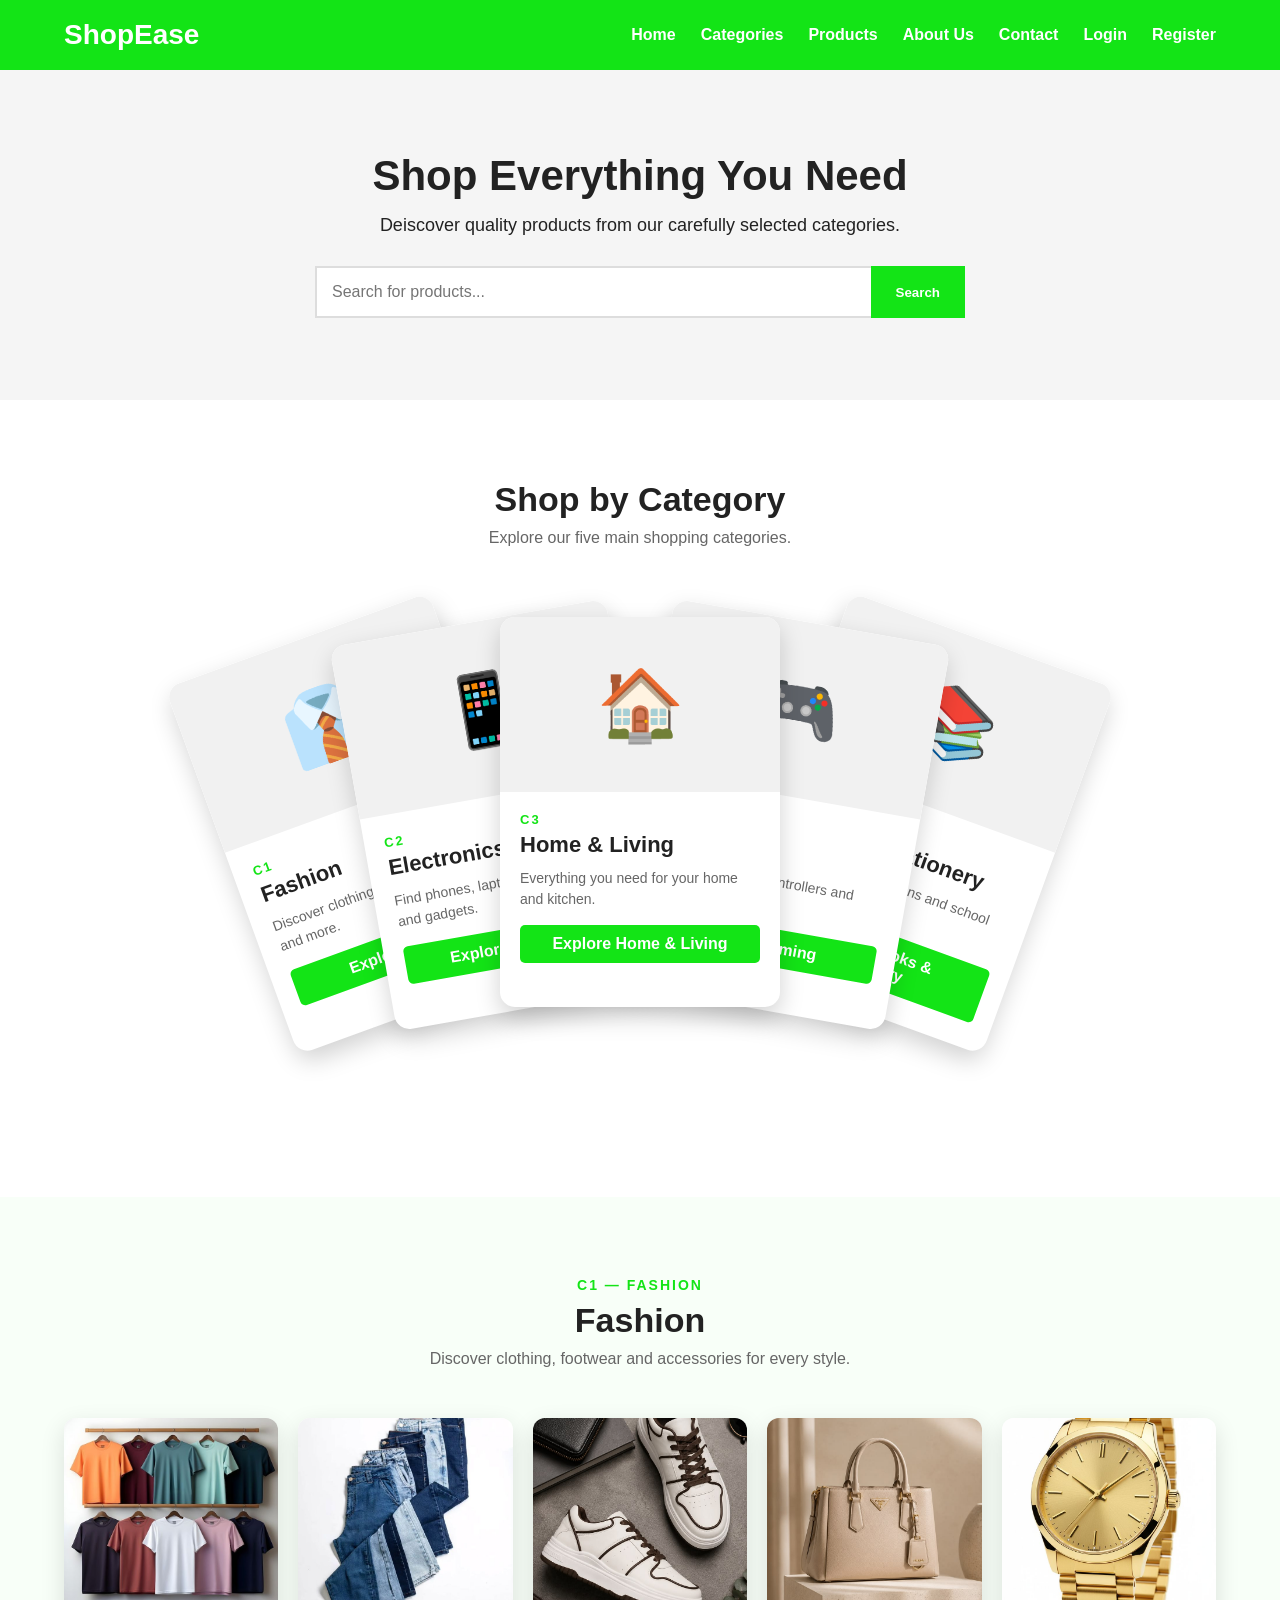
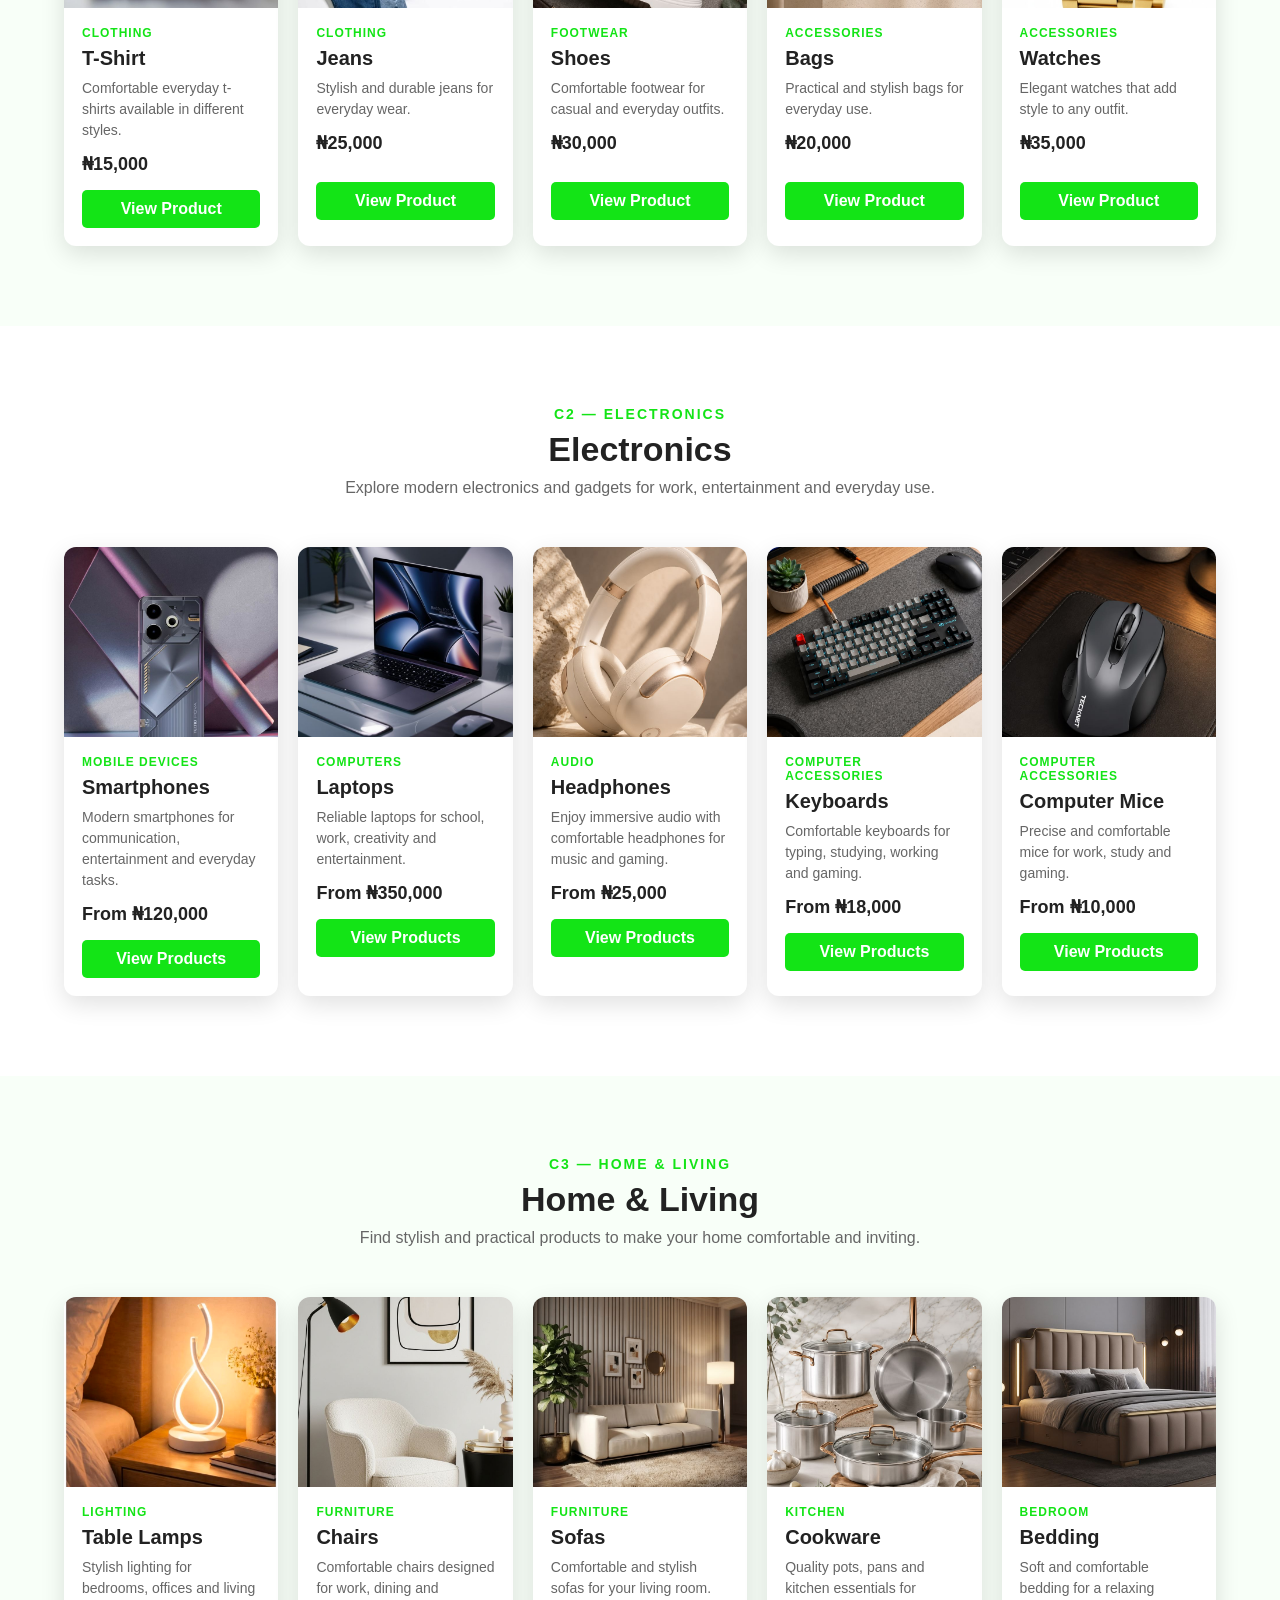
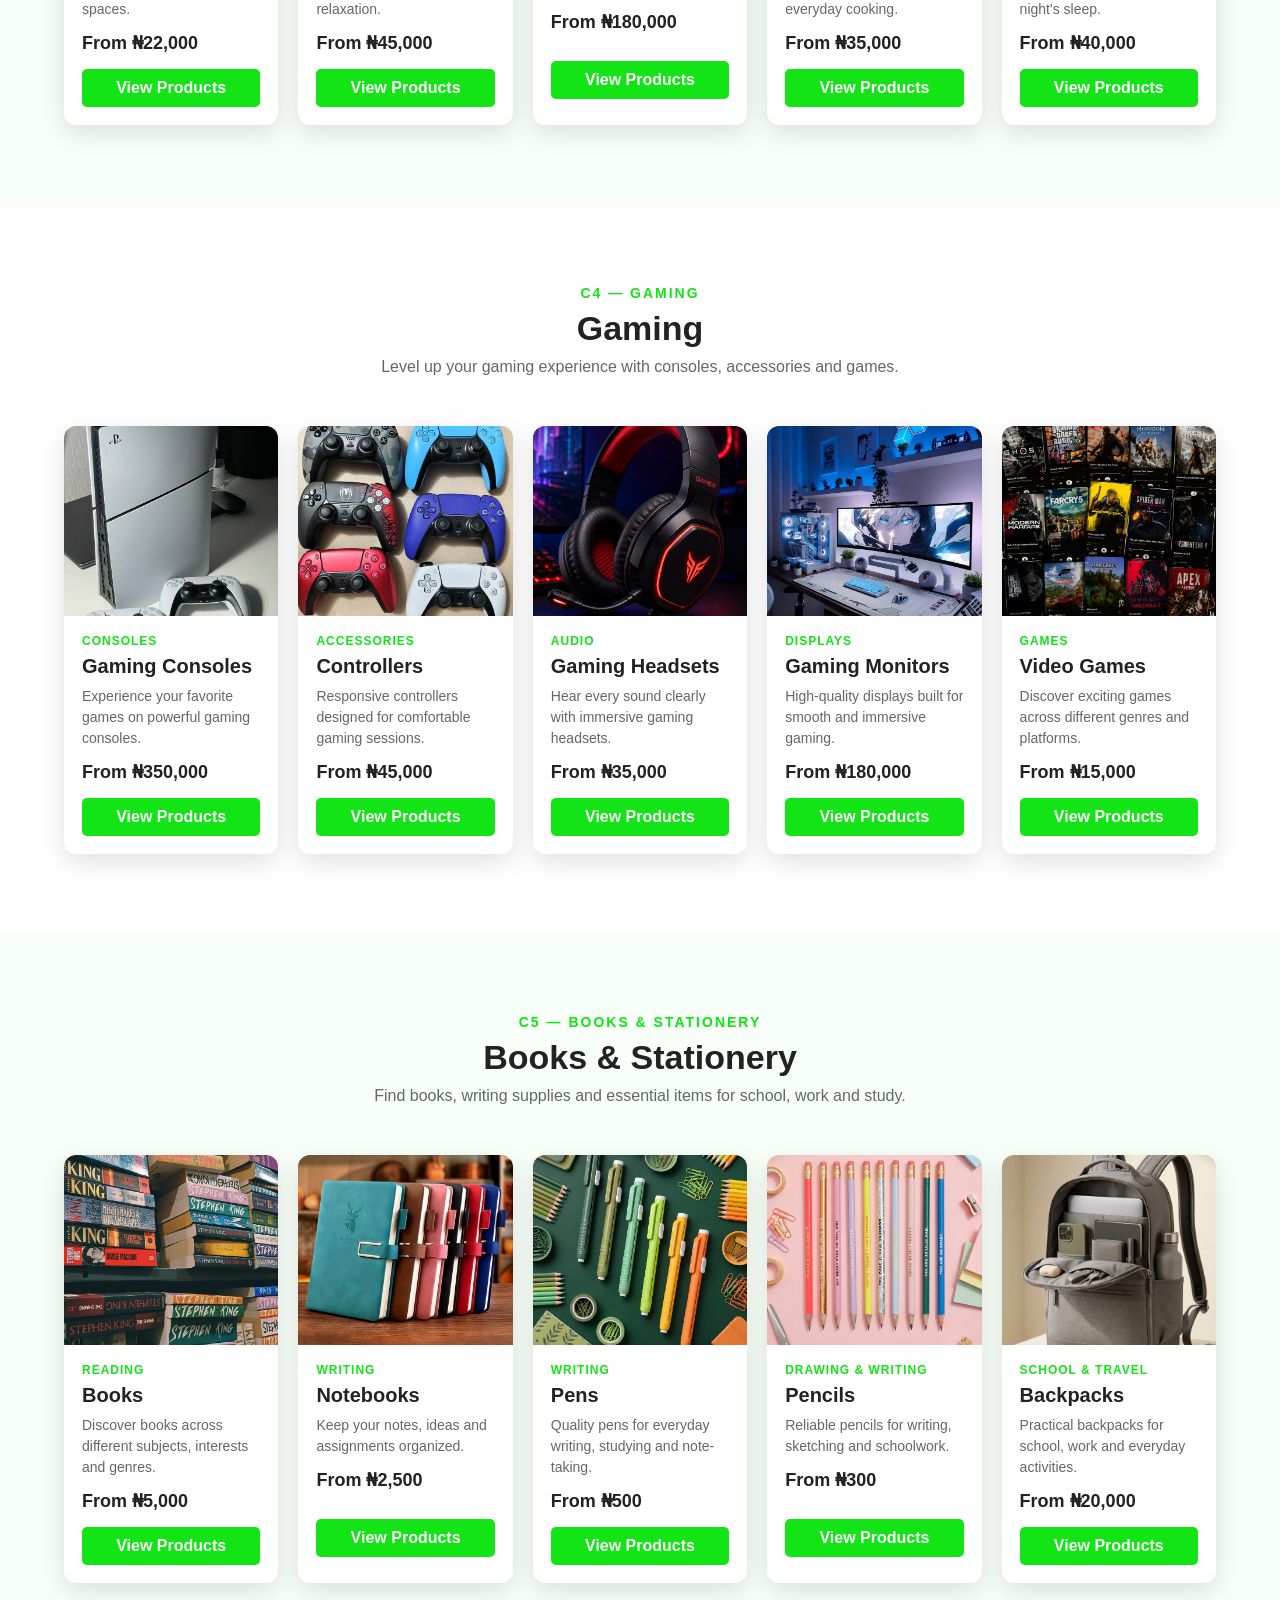
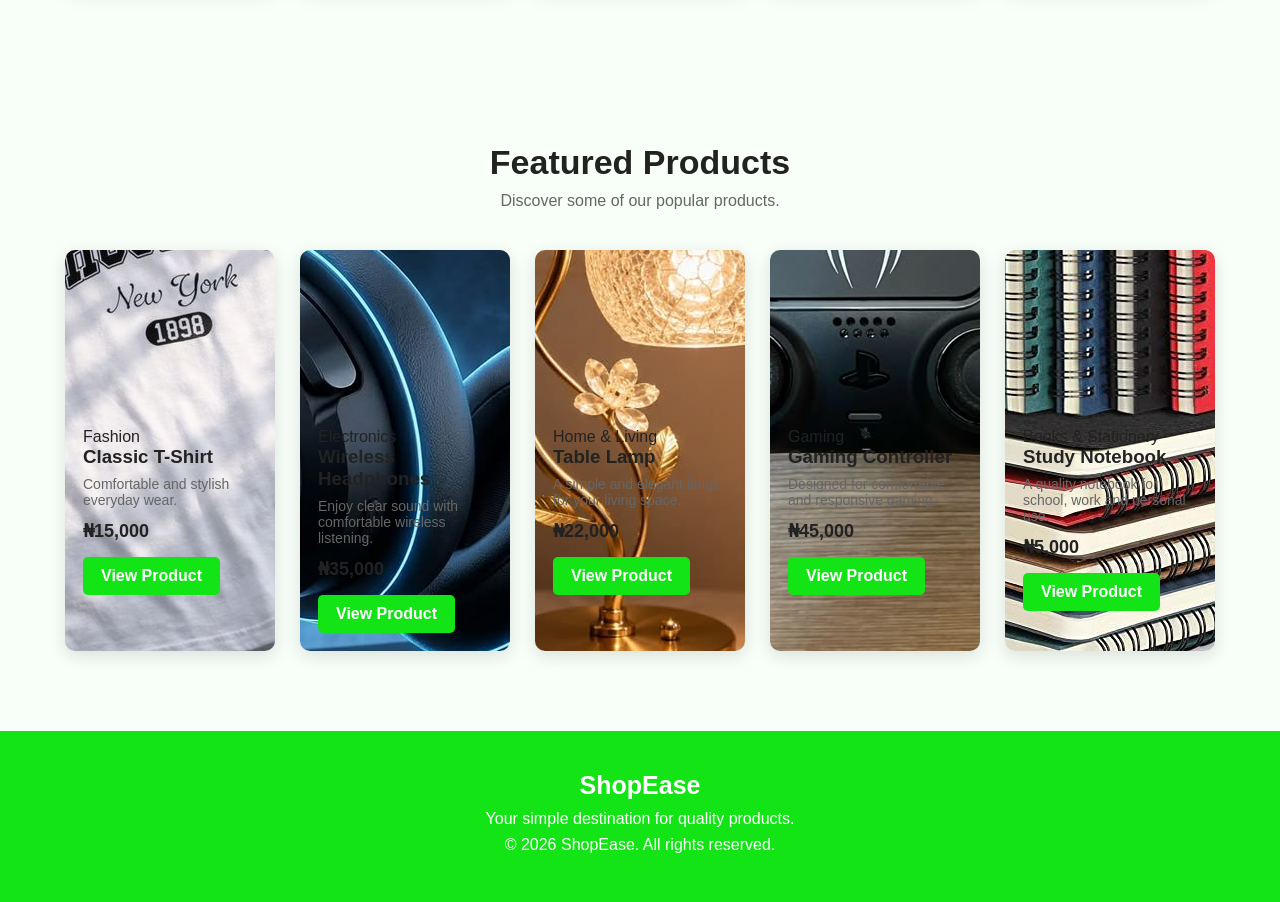
<file: Online Shopping/index.html>
<!DOCTYPE html>
<html lang="en">

<head>
    <meta charset="UTF-8">
    <meta name="viewport" content="width=device-width, initial-scale=1.0">

    <title>ShopEase</title>

    <link rel="stylesheet" href="style2.css">
</head>

<body>


    <header>

        <div class="logo">
            ShopEase
        </div>

        <nav>
            <a href="#">Home</a>
            <a href="#categories">Categories</a>
            <a href="#products">Products</a>
            <a href="#">About Us</a>
            <a href="#">Contact</a>
            <a href="login.html">Login</a>
            <a href="register.html">Register</a>
        </nav>


    </header>



    <main>

        <section class="hero">

            <h1>Shop Everything You Need</h1>

            <p>
                Deiscover quality products from our carefully
                selected categories.
            </p>

            <div class="search-box">

                <input type="text" placeholder="Search for products...">

                <button>Search</button>

            </div>

        </section>


        <section id="categories">

            <div class="section-heading">

                <h2>Shop by Category</h2>

                <p>
                    Explore our five main shopping categories.
                </p>

            </div>


            <div class="cardholder1">

                <article class="card c1">

                    <div class="card-image">
                        <span>👔</span>
                    </div>

                    <div class="card-content">

                        <span class="card-number">C1</span>

                        <h3>Fashion</h3>

                        <p>
                            Discover clothing, shoes,
                            accessories and more.
                        </p>

                        <a href="#fashion" class="btn">
                            Explore Fashion
                        </a>

                    </div>

                </article>


                <article class="card c2">

                    <div class="card-image">
                        <span>📱</span>
                    </div>

                    <div class="card-content">

                        <span class="card-number">C2</span>

                        <h3>Electronics</h3>

                        <p>
                            Find phones, laptops,
                            headphones and gadgets.
                        </p>

                        <a href="#electronics" class="btn">
                            Explore Electronics
                        </a>

                    </div>

                </article>


                <article class="card c3">

                    <div class="card-image">
                        <span aria-hidden="true">&#127968;</span>
                    </div>

                    <div class="card-content">

                        <span class="card-number">C3</span>

                        <h3>Home & Living</h3>

                        <p>
                            Everything you need for
                            your home and kitchen.
                        </p>

                        <a href="#home-living" class="btn">
                            Explore Home &amp; Living
                        </a>

                    </div>

                </article>


                <article class="card c4">

                    <div class="card-image">
                        <span aria-hidden="true">&#127918;</span>
                    </div>

                    <div class="card-content">

                        <span class="card-number">C4</span>

                        <h3>Gaming</h3>

                        <p>
                            Consoles, games,
                            controllers and accessories.
                        </p>

                        <a href="#gaming" class="btn">
                            Explore Gaming
                        </a>

                    </div>

                </article>


                <article class="card c5">

                    <div class="card-image">
                        <span aria-hidden="true">&#128218;</span>
                    </div>

                    <div class="card-content">

                        <span class="card-number">C5</span>

                        <h3>Books & Stationery</h3>

                        <p>
                            Books, notebooks,
                            pens and school supplies.
                        </p>

                        <a href="#books-stationery" class="btn">
                            Explore Books &amp; Stationery
                        </a>

                    </div>

                </article>

            </div>

        </section>


        <section id="fashion">

            <div class="section-heading">

                <span class="category-label">C1 — FASHION</span>

                <h2>Fashion</h2>

                <p>
                    Discover clothing, footwear and accessories
                    for every style.
                </p>

            </div>


            <div class="fashion-products">


                <article class="fashion-card">

                    <div class="fashion-image">

                        <img src="images/fashion/tshirt.jpg" alt="T-Shirt">

                    </div>

                    <div class="fashion-content">

                        <span class="product-category">
                            Clothing
                        </span>

                        <h3>T-Shirt</h3>

                        <p>
                            Comfortable everyday t-shirts
                            available in different styles.
                        </p>

                        <strong>
                            ₦15,000
                        </strong>

                        <a href="#" class="btn">
                            View Product
                        </a>

                    </div>

                </article>


                <article class="fashion-card">

                    <div class="fashion-image">

                        <img src="images/fashion/jeans.jpg" alt="Jeans">

                    </div>

                    <div class="fashion-content">

                        <span class="product-category">
                            Clothing
                        </span>

                        <h3>Jeans</h3>

                        <p>
                            Stylish and durable jeans
                            for everyday wear.
                        </p>

                        <strong>
                            ₦25,000
                        </strong>

                        <a href="#" class="btn">
                            View Product
                        </a>

                    </div>

                </article>


                <article class="fashion-card">

                    <div class="fashion-image">

                        <img src="images/fashion/shoes.jpg" alt="Shoes">

                    </div>

                    <div class="fashion-content">

                        <span class="product-category">
                            Footwear
                        </span>

                        <h3>Shoes</h3>

                        <p>
                            Comfortable footwear for
                            casual and everyday outfits.
                        </p>

                        <strong>
                            ₦30,000
                        </strong>

                        <a href="#" class="btn">
                            View Product
                        </a>

                    </div>

                </article>


                <article class="fashion-card">

                    <div class="fashion-image">

                        <img src="images/fashion/bags.jpg" alt="Fashion Bag">

                    </div>

                    <div class="fashion-content">

                        <span class="product-category">
                            Accessories
                        </span>

                        <h3>Bags</h3>

                        <p>
                            Practical and stylish bags
                            for everyday use.
                        </p>

                        <strong>
                            ₦20,000
                        </strong>

                        <a href="#" class="btn">
                            View Product
                        </a>

                    </div>

                </article>


                <article class="fashion-card">

                    <div class="fashion-image">

                        <img src="images/fashion/watches.jpg" alt="Wrist Watch">

                    </div>

                    <div class="fashion-content">

                        <span class="product-category">
                            Accessories
                        </span>

                        <h3>Watches</h3>

                        <p>
                            Elegant watches that add
                            style to any outfit.
                        </p>

                        <strong>
                            ₦35,000
                        </strong>

                        <a href="#" class="btn">
                            View Product
                        </a>

                    </div>

                </article>


            </div>

        </section>


        <section id="electronics">

            <div class="section-heading">

                <span class="category-label">C2 — ELECTRONICS</span>

                <h2>Electronics</h2>

                <p>
                    Explore modern electronics and gadgets
                    for work, entertainment and everyday use.
                </p>

            </div>


            <div class="electronics-products">


                <article class="electronics-card">

                    <div class="electronics-image">

                        <img src="images/electronics/smartphones.jpg" alt="Smartphone">

                    </div>

                    <div class="electronics-content">

                        <span class="product-category">
                            Mobile Devices
                        </span>

                        <h3>Smartphones</h3>

                        <p>
                            Modern smartphones for communication,
                            entertainment and everyday tasks.
                        </p>

                        <strong>
                            From ₦120,000
                        </strong>

                        <a href="#" class="btn">
                            View Products
                        </a>

                    </div>

                </article>


                <article class="electronics-card">

                    <div class="electronics-image">

                        <img src="images/electronics/laptops.jpg" alt="Laptop">

                    </div>

                    <div class="electronics-content">

                        <span class="product-category">
                            Computers
                        </span>

                        <h3>Laptops</h3>

                        <p>
                            Reliable laptops for school, work,
                            creativity and entertainment.
                        </p>

                        <strong>
                            From ₦350,000
                        </strong>

                        <a href="#" class="btn">
                            View Products
                        </a>

                    </div>

                </article>


                <article class="electronics-card">

                    <div class="electronics-image">

                        <img src="images/electronics/headphones.jpg" alt="Headphones">

                    </div>

                    <div class="electronics-content">

                        <span class="product-category">
                            Audio
                        </span>

                        <h3>Headphones</h3>

                        <p>
                            Enjoy immersive audio with comfortable
                            headphones for music and gaming.
                        </p>

                        <strong>
                            From ₦25,000
                        </strong>

                        <a href="#" class="btn">
                            View Products
                        </a>

                    </div>

                </article>


                <article class="electronics-card">

                    <div class="electronics-image">

                        <img src="images/electronics/keyboards.jpg" alt="Computer Keyboard">

                    </div>

                    <div class="electronics-content">

                        <span class="product-category">
                            Computer Accessories
                        </span>

                        <h3>Keyboards</h3>

                        <p>
                            Comfortable keyboards for typing,
                            studying, working and gaming.
                        </p>

                        <strong>
                            From ₦18,000
                        </strong>

                        <a href="#" class="btn">
                            View Products
                        </a>

                    </div>

                </article>

                <article class="electronics-card">

                    <div class="electronics-image">

                        <img src="images/electronics/mouse.jpg" alt="Computer Mouse">

                    </div>

                    <div class="electronics-content">

                        <span class="product-category">
                            Computer Accessories
                        </span>

                        <h3>Computer Mice</h3>

                        <p>
                            Precise and comfortable mice for
                            work, study and gaming.
                        </p>

                        <strong>
                            From ₦10,000
                        </strong>

                        <a href="#" class="btn">
                            View Products
                        </a>

                    </div>

                </article>


            </div>

        </section>


        <section id="home-living">

            <div class="section-heading">

                <span class="category-label">C3 — HOME & LIVING</span>

                <h2>Home & Living</h2>

                <p>
                    Find stylish and practical products
                    to make your home comfortable and inviting.
                </p>

            </div>


            <div class="home-products">


                <article class="home-card">

                    <div class="home-image">

                        <img src="images/home/table-lamps.jpg" alt="Table Lamp">

                    </div>

                    <div class="home-content">

                        <span class="product-category">
                            Lighting
                        </span>

                        <h3>Table Lamps</h3>

                        <p>
                            Stylish lighting for bedrooms,
                            offices and living spaces.
                        </p>

                        <strong>
                            From ₦22,000
                        </strong>

                        <a href="#" class="btn">
                            View Products
                        </a>

                    </div>

                </article>


                <article class="home-card">

                    <div class="home-image">

                        <img src="images/home/chairs.jpg" alt="Chair">

                    </div>

                    <div class="home-content">

                        <span class="product-category">
                            Furniture
                        </span>

                        <h3>Chairs</h3>

                        <p>
                            Comfortable chairs designed for
                            work, dining and relaxation.
                        </p>

                        <strong>
                            From ₦45,000
                        </strong>

                        <a href="#" class="btn">
                            View Products
                        </a>

                    </div>

                </article>


                <article class="home-card">

                    <div class="home-image">

                        <img src="images/home/sofas.jpg" alt="Sofa">

                    </div>

                    <div class="home-content">

                        <span class="product-category">
                            Furniture
                        </span>

                        <h3>Sofas</h3>

                        <p>
                            Comfortable and stylish sofas
                            for your living room.
                        </p>

                        <strong>
                            From ₦180,000
                        </strong>

                        <a href="#" class="btn">
                            View Products
                        </a>

                    </div>

                </article>


                <article class="home-card">

                    <div class="home-image">

                        <img src="images/home/cookware.jpg" alt="Cookware">

                    </div>

                    <div class="home-content">

                        <span class="product-category">
                            Kitchen
                        </span>

                        <h3>Cookware</h3>

                        <p>
                            Quality pots, pans and kitchen
                            essentials for everyday cooking.
                        </p>

                        <strong>
                            From ₦35,000
                        </strong>

                        <a href="#" class="btn">
                            View Products
                        </a>

                    </div>

                </article>


                <article class="home-card">

                    <div class="home-image">

                        <img src="images/home/bedding.jpg" alt="Bedding">

                    </div>

                    <div class="home-content">

                        <span class="product-category">
                            Bedroom
                        </span>

                        <h3>Bedding</h3>

                        <p>
                            Soft and comfortable bedding
                            for a relaxing night's sleep.
                        </p>

                        <strong>
                            From ₦40,000
                        </strong>

                        <a href="#" class="btn">
                            View Products
                        </a>

                    </div>

                </article>


            </div>

        </section>

        <section id="gaming">

            <div class="section-heading">

                <span class="category-label">C4 — GAMING</span>

                <h2>Gaming</h2>

                <p>
                    Level up your gaming experience with
                    consoles, accessories and games.
                </p>

            </div>


            <div class="gaming-products">


                <article class="gaming-card">

                    <div class="gaming-image">

                        <img src="images/gaming/consoles.jpg" alt="Gaming Console">

                    </div>

                    <div class="gaming-content">

                        <span class="product-category">
                            Consoles
                        </span>

                        <h3>Gaming Consoles</h3>

                        <p>
                            Experience your favorite games
                            on powerful gaming consoles.
                        </p>

                        <strong>
                            From ₦350,000
                        </strong>

                        <a href="#" class="btn">
                            View Products
                        </a>

                    </div>

                </article>


                <article class="gaming-card">

                    <div class="gaming-image">

                        <img src="images/gaming/controllers.jpg" alt="Gaming Controller">

                    </div>

                    <div class="gaming-content">

                        <span class="product-category">
                            Accessories
                        </span>

                        <h3>Controllers</h3>

                        <p>
                            Responsive controllers designed
                            for comfortable gaming sessions.
                        </p>

                        <strong>
                            From ₦45,000
                        </strong>

                        <a href="#" class="btn">
                            View Products
                        </a>

                    </div>

                </article>


                <article class="gaming-card">

                    <div class="gaming-image">

                        <img src="images/gaming/headsets.jpg" alt="Gaming Headset">

                    </div>

                    <div class="gaming-content">

                        <span class="product-category">
                            Audio
                        </span>

                        <h3>Gaming Headsets</h3>

                        <p>
                            Hear every sound clearly with
                            immersive gaming headsets.
                        </p>

                        <strong>
                            From ₦35,000
                        </strong>

                        <a href="#" class="btn">
                            View Products
                        </a>

                    </div>

                </article>


                <article class="gaming-card">

                    <div class="gaming-image">

                        <img src="images/gaming/monitors.jpg" alt="Gaming Monitor">

                    </div>

                    <div class="gaming-content">

                        <span class="product-category">
                            Displays
                        </span>

                        <h3>Gaming Monitors</h3>

                        <p>
                            High-quality displays built for
                            smooth and immersive gaming.
                        </p>

                        <strong>
                            From ₦180,000
                        </strong>

                        <a href="#" class="btn">
                            View Products
                        </a>

                    </div>

                </article>


                <article class="gaming-card">

                    <div class="gaming-image">

                        <img src="images/gaming/games.jpg" alt="Video Games">

                    </div>

                    <div class="gaming-content">

                        <span class="product-category">
                            Games
                        </span>

                        <h3>Video Games</h3>

                        <p>
                            Discover exciting games across
                            different genres and platforms.
                        </p>

                        <strong>
                            From ₦15,000 </strong>

                        <a href="#" class="btn">
                            View Products
                        </a>

                    </div>

                </article>


            </div>

        </section>

        <section id="books-stationery">

            <div class="section-heading">

                <span class="category-label">
                    C5 — BOOKS & STATIONERY
                </span>

                <h2>Books & Stationery</h2>

                <p>
                    Find books, writing supplies and
                    essential items for school, work and study.
                </p>

            </div>


            <div class="stationery-products">


                <!-- BOOKS -->

                <article class="stationery-card">

                    <div class="stationery-image">

                        <img src="images/stationery/books.jpg" alt="Books">

                    </div>

                    <div class="stationery-content">

                        <span class="product-category">
                            Reading
                        </span>

                        <h3>Books</h3>

                        <p>
                            Discover books across different
                            subjects, interests and genres.
                        </p>

                        <strong>
                            From ₦5,000
                        </strong>

                        <a href="#" class="btn">
                            View Products
                        </a>

                    </div>

                </article>


                <!-- NOTEBOOKS -->

                <article class="stationery-card">

                    <div class="stationery-image">

                        <img src="images/stationery/notebooks.jpg" alt="Notebooks">

                    </div>

                    <div class="stationery-content">

                        <span class="product-category">
                            Writing
                        </span>

                        <h3>Notebooks</h3>

                        <p>
                            Keep your notes, ideas and
                            assignments organized.
                        </p>

                        <strong>
                            From ₦2,500
                        </strong>

                        <a href="#" class="btn">
                            View Products
                        </a>

                    </div>

                </article>


                <!-- PENS -->

                <article class="stationery-card">

                    <div class="stationery-image">

                        <img src="images/stationery/pens.jpg" alt="Pens">

                    </div>

                    <div class="stationery-content">

                        <span class="product-category">
                            Writing
                        </span>

                        <h3>Pens</h3>

                        <p>
                            Quality pens for everyday writing,
                            studying and note-taking.
                        </p>

                        <strong>
                            From ₦500
                        </strong>

                        <a href="#" class="btn">
                            View Products
                        </a>

                    </div>

                </article>


                <article class="stationery-card">

                    <div class="stationery-image">

                        <img src="images/stationery/pencils.jpg" alt="Pencils">

                    </div>

                    <div class="stationery-content">

                        <span class="product-category">
                            Drawing & Writing
                        </span>

                        <h3>Pencils</h3>

                        <p>
                            Reliable pencils for writing,
                            sketching and schoolwork.
                        </p>

                        <strong>
                            From ₦300
                        </strong>

                        <a href="#" class="btn">
                            View Products
                        </a>

                    </div>

                </article>


                <article class="stationery-card">

                    <div class="stationery-image">

                        <img src="images/stationery/backpacks.jpg" alt="Backpacks">

                    </div>

                    <div class="stationery-content">

                        <span class="product-category">
                            School & Travel
                        </span>

                        <h3>Backpacks</h3>

                        <p>
                            Practical backpacks for school,
                            work and everyday activities.
                        </p>

                        <strong>
                            From ₦20,000
                        </strong>

                        <a href="#" class="btn">
                            View Products
                        </a>

                    </div>

                </article>


            </div>

        </section>


        <section id="products">

            <div class="section-heading">

                <h2>Featured Products</h2>

                <p>
                    Discover some of our popular products.
                </p>

            </div>


            <div class="product-container">


                <article class="product-card">

                    <div class="product-image">
                        <img src="images/product1.jpg" alt="Fashion product">
                    </div>

                    <div class="product-content">

                        <span class="product-category">
                            Fashion
                        </span>

                        <h3>Classic T-Shirt</h3>

                        <p>
                            Comfortable and stylish everyday wear.
                        </p>

                        <strong>
                            ₦15,000
                        </strong>

                        <a href="#" class="btn">
                            View Product
                        </a>

                    </div>

                </article>


                <article class="product-card">

                    <div class="product-image">
                        <img src="images/product2.jpg" alt="Electronic product">
                    </div>

                    <div class="product-content">

                        <span class="product-category">
                            Electronics
                        </span>

                        <h3>Wireless Headphones</h3>

                        <p>
                            Enjoy clear sound with comfortable wireless listening.
                        </p>

                        <strong>
                            ₦35,000
                        </strong>

                        <a href="#" class="btn">
                            View Product
                        </a>

                    </div>

                </article>


                <article class="product-card">

                    <div class="product-image">
                        <img src="images/product3.jpg" alt="Home product">
                    </div>

                    <div class="product-content">

                        <span class="product-category">
                            Home & Living
                        </span>

                        <h3>Table Lamp</h3>

                        <p>
                            A simple and elegant lamp for your living space.
                        </p>

                        <strong>
                            ₦22,000
                        </strong>

                        <a href="#" class="btn">
                            View Product
                        </a>

                    </div>

                </article>


                <article class="product-card">

                    <div class="product-image">
                        <img src="images/product4.jpg" alt="Gaming product">
                    </div>

                    <div class="product-content">

                        <span class="product-category">
                            Gaming
                        </span>

                        <h3>Gaming Controller</h3>

                        <p>
                            Designed for comfortable and responsive gaming.
                        </p>

                        <strong>
                            ₦45,000
                        </strong>

                        <a href="#" class="btn">
                            View Product
                        </a>

                    </div>

                </article>


                <article class="product-card">

                    <div class="product-image">
                        <img src="images/product5.jpg" alt="Books and stationery product">
                    </div>

                    <div class="product-content">

                        <span class="product-category">
                            Books & Stationery
                        </span>

                        <h3>Study Notebook</h3>

                        <p>
                            A quality notebook for school, work and personal use.
                        </p>

                        <strong>
                            ₦5,000
                        </strong>

                        <a href="#" class="btn">
                            View Product
                        </a>

                    </div>

                </article>

            </div>

        </section>


    </main>



    <footer>

        <h3>ShopEase</h3>

        <p>
            Your simple destination for quality products.
        </p>

        <p>
            &copy; 2026 ShopEase. All rights reserved.
        </p>

    </footer>

</body>
</file>
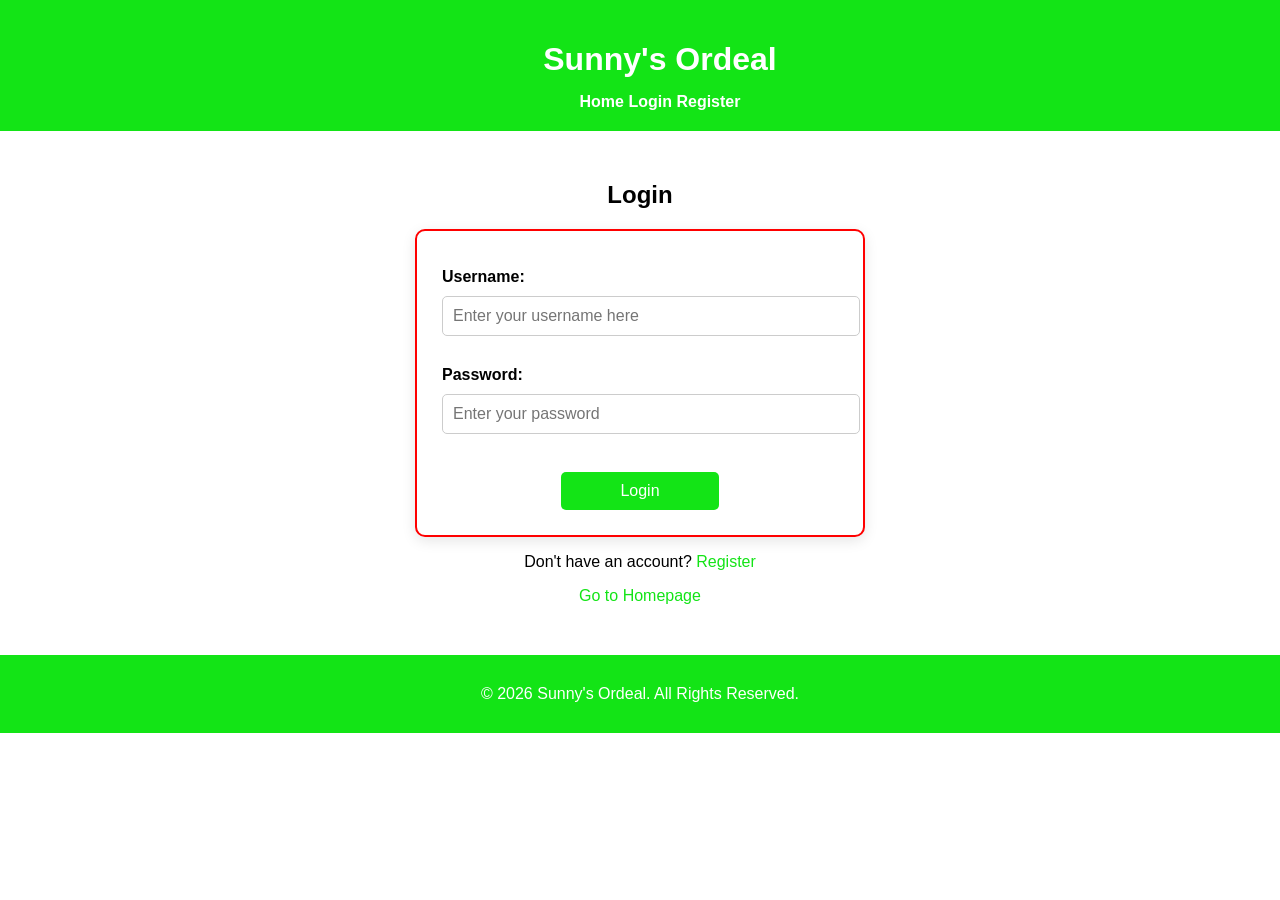
<file: Online Shopping/login.html>
<!DOCTYPE html>
<html lang="en">

<head>

    <meta charset="UTF-8">

    <meta name="viewport" content="width=device-width, initial-scale=1.0">

    <title>Login | Sunny's Ordeal</title>

    <link rel="stylesheet" href="style.css">

</head>

<body>
    <header>

        <h1>Sunny's Ordeal</h1>

        <nav>
            <ul>

                <li>
                    <a href="index.html">Home</a>
                </li>

                <li>
                    <a href="login.html">Login</a>
                </li>

                <li>
                    <a href="register.html">Register</a>
                </li>

            </ul>
        </nav>

    </header>

    <main>
        <h2>Login</h2>

        <form>
            <label for="username">Username:</label>

            <input type="text" id="username" name="username" placeholder="Enter your username here">


            <br><br>

            <label for="password">Password:</label>

            <input type="password" id="password" name="password" placeholder="Enter your password">


            <br><br>

            <button type="submit">Login</button>

        </form>

        <p>
            Don't have an account?
            <a href="register.html">Register</a>
        </p>

        <p>
            <a href="index.html">Go to Homepage</a>
        </p>

    </main>


    <footer>

        &copy; 2026 Sunny's Ordeal. All Rights Reserved.

    </footer>

</body>

</html>
</file>
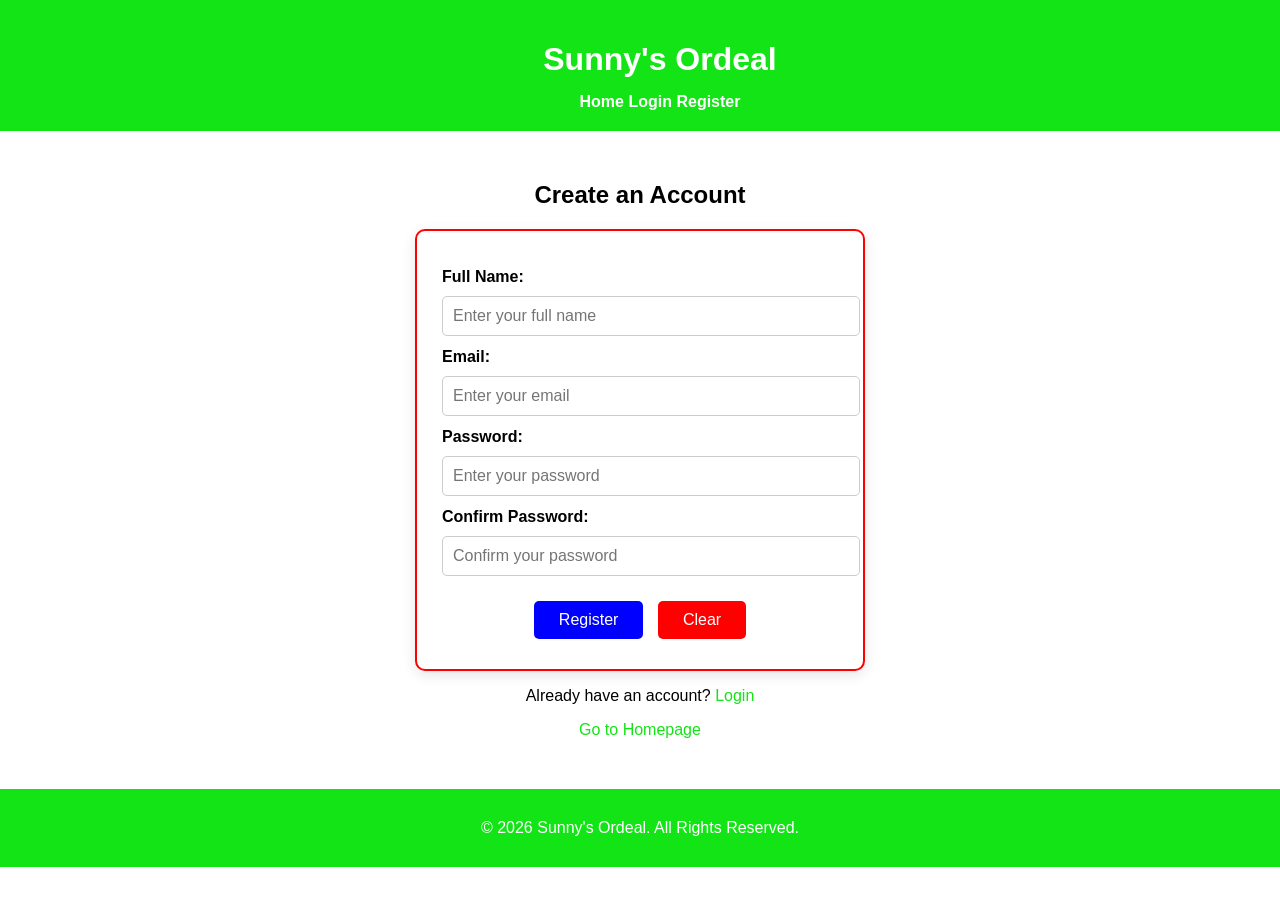
<file: Online Shopping/register.html>
<!DOCTYPE html>
<html lang="en">

<head>
    <meta charset="UTF-8">

    <meta name="viewport" content="width=device-width, initial-scale=1.0">

    <title>Register | Sunny's Ordeal</title>

    <link rel="stylesheet" href="style.css">
</head>

<body>

    <header>

        <h1>Sunny's Ordeal</h1>

        <nav>
            <ul>

                <li>
                    <a href="index.html">Home</a>
                </li>

                <li>
                    <a href="login.html">Login</a>
                </li>

                <li>
                    <a href="register.html">Register</a>
                </li>

            </ul>
        </nav>

    </header>

    <main>
        <h2>Create an Account</h2>

        <form>

            <label for="fullname">
                Full Name:
            </label>

            <input type="text" id="fullname" name="fullname" placeholder="Enter your full name">

            <label for="email">
                Email:
            </label>

            <input type="email" id="email" name="email" placeholder="Enter your email">

            <label for="password">
                Password:
            </label>

            <input type="password" id="password" name="password" placeholder="Enter your password">

            <label for="confirm-password">
                Confirm Password:
            </label>

            <input type="password" id="password" name="confirm-password" placeholder="Confirm your password">

            <div class="buttons">

                <input type="submit" value="Register">

                <input type="reset" value="Clear">

            </div>

        </form>

        <p>
            Already have an account?
            <a href="login.html">Login</a>
        </p>

        <p>
            <a href="index.html">Go to Homepage</a>
        </p>

    </main>

    <footer>

        &copy; 2026 Sunny's Ordeal.
        All Rights Reserved.

    </footer>

</body>

</html>
</file>
<file: Online Shopping/style2.css>
* {
    margin: 0;
    padding: 0;
    box-sizing: border-box;
}

html {
    scroll-behavior: smooth;
}

body {
    font-family: Arial, sans-serif;
    background-color: white;
    color: #222;
}

header {
    width: 100%;
    min-height: 70px;

    padding: 15px 5%;

    background-color: rgb(19, 228, 22);
    color: white;

    display: flex;
    align-items: center;
    justify-content: space-between;

    gap: 20px;
}

.logo {
    font-size: 28px;
    font-weight: bold;
}

nav {
    display: flex;
    gap: 25px;
}

nav a,
.header-buttons a {
    color: white;
    text-decoration: none;
    font-weight: bold;

    transition: 0.3s ease;
}

nav a:hover,
.header-buttons a:hover {
    color: #222;
}

.header-buttons {
    display: flex;
    color: #222;
}

.hero {
    min-height: 330px;

    padding: 60px 20px;

    background-color: #f5f5f5;

    text-align: center;

    display: flex;
    flex-direction: column;
    justify-content: center;
    align-items: center;
}

.hero h1 {
    font-size: 42px;
    margin-bottom: 15px;
}

.hero p {
    font-size: 18px;
    margin-bottom: 30px;
}


.search-box {
    width: 100%;
    max-width: 650px;

    display: flex;
}

.search-box input {
    flex: 1;

    padding: 15px;

    border: 2px solid #ddd;
    border-right: none;

    font-size: 16px;
}

.search-box button {
    padding: 15px 25px;

    border: none;

    background-color: rgb(19, 228, 22);
    color: white;

    font-weight: bold;

    cursor: pointer;
}

.section-heading {
    text-align: center;

    max-width: 700px;

    margin: 0 auto 40px;
}

.section-heading h2 {
    font-size: 34px;
    margin-bottom: 10px;
}

.section-heading p {
    color: #666;
}

#categories {
    padding: 80px 5%;
}

#fashion {
    padding: 80px 5%;
    background-color: #f8fff8;
}

.category-label {
    display: block;

    color: rgb(19, 228, 22);

    font-size: 14px;
    font-weight: bold;

    letter-spacing: 2px;

    margin-bottom: 8px;
}

.fashion-products {
    max-width: 1200px;

    margin: 50px auto 0;

    display: grid;

    grid-template-columns:
        repeat(5, 1fr);

    gap: 20px;
}

.fashion-card {
    background-color: white;

    border-radius: 12px;

    overflow: hidden;

    box-shadow:
        0 8px 25px rgba(0, 0, 0, 0.12);

    transition:
        transform 0.4s ease,
        box-shadow 0.4s ease;
}


.fashion-card:hover {
    transform:
        translateY(-10px);

    box-shadow:
        0 18px 35px rgba(0, 0, 0, 0.20);
}

.fashion-image {
    width: 100%;

    height: 190px;

    overflow: hidden;

    background-color: #eeeeee;
}


.fashion-image img {
    width: 100%;

    height: 100%;

    object-fit: cover;

    display: block;

    transition:
        transform 0.5s ease;
}


.fashion-card:hover .fashion-image img {
    transform:
        scale(1.08);
}

.fashion-content {
    padding: 18px;

    display: flex;

    flex-direction: column;

    min-height: 230px;
}


.fashion-content .product-category {
    color: rgb(19, 228, 22);

    font-size: 12px;

    font-weight: bold;

    text-transform: uppercase;

    letter-spacing: 1px;

    margin-bottom: 7px;
}


.fashion-content h3 {
    font-size: 20px;

    margin-bottom: 8px;
}


.fashion-content p {
    color: #666;

    font-size: 14px;

    line-height: 1.5;

    margin-bottom: 12px;
}


.fashion-content strong {
    font-size: 18px;

    margin-bottom: 15px;
}

.fashion-content .btn {
    margin-top: auto;
}

#electronics {
    padding: 80px 5%;
    background-color: white;
}


.electronics-products {
    max-width: 1200px;

    margin: 50px auto 0;

    display: grid;

    grid-template-columns:
        repeat(5, 1fr);

    gap: 20px;
}


.electronics-card {
    background-color: white;

    border-radius: 12px;

    overflow: hidden;

    box-shadow:
        0 8px 25px rgba(0, 0, 0, 0.12);

    transition:
        transform 0.4s ease,
        box-shadow 0.4s ease;
}


.electronics-card:hover {
    transform:
        translateY(-10px);

    box-shadow:
        0 18px 35px rgba(0, 0, 0, 0.20);
}

.electronics-image {
    width: 100%;

    height: 190px;

    overflow: hidden;

    background-color: #eeeeee;
}


.electronics-image img {
    width: 100%;

    height: 100%;

    object-fit: cover;

    display: block;

    transition:
        transform 0.5s ease;
}


.electronics-card:hover .electronics-image img {
    transform:
        scale(1.08);
}


.electronics-content {
    padding: 18px;

    display: flex;

    flex-direction: column;

    min-height: 230px;
}


.electronics-content .product-category {
    color: rgb(19, 228, 22);

    font-size: 12px;

    font-weight: bold;

    text-transform: uppercase;

    letter-spacing: 1px;

    margin-bottom: 7px;
}


.electronics-content h3 {
    font-size: 20px;

    margin-bottom: 8px;
}


.electronics-content p {
    color: #666;

    font-size: 14px;

    line-height: 1.5;

    margin-bottom: 12px;
}


.electronics-content strong {
    font-size: 18px;

    margin-bottom: 15px;
}


.electronics-content .btn {
    margin-top: auto;
}

#home-living {
    padding: 80px 5%;
    background-color: #f8fff8;
}


.home-products {
    max-width: 1200px;

    margin: 50px auto 0;

    display: grid;

    grid-template-columns:
        repeat(5, 1fr);

    gap: 20px;
}


.home-card {
    background-color: white;

    border-radius: 12px;

    overflow: hidden;

    box-shadow:
        0 8px 25px rgba(0, 0, 0, 0.12);

    transition:
        transform 0.4s ease,
        box-shadow 0.4s ease;
}


.home-card:hover {
    transform:
        translateY(-10px);

    box-shadow:
        0 18px 35px rgba(0, 0, 0, 0.20);
}


.home-image {
    width: 100%;

    height: 190px;

    overflow: hidden;

    background-color: #eeeeee;
}


.home-image img {
    width: 100%;

    height: 100%;

    object-fit: cover;

    display: block;

    transition:
        transform 0.5s ease;
}


.home-card:hover .home-image img {
    transform:
        scale(1.08);
}



.home-content {
    padding: 18px;

    display: flex;

    flex-direction: column;

    min-height: 230px;
}


.home-content .product-category {
    color: rgb(19, 228, 22);

    font-size: 12px;

    font-weight: bold;

    text-transform: uppercase;

    letter-spacing: 1px;

    margin-bottom: 7px;
}


.home-content h3 {
    font-size: 20px;

    margin-bottom: 8px;
}


.home-content p {
    color: #666;

    font-size: 14px;

    line-height: 1.5;

    margin-bottom: 12px;
}


.home-content strong {
    font-size: 18px;

    margin-bottom: 15px;
}


.home-content .btn {
    margin-top: auto;
}

#gaming {
    padding: 80px 5%;
    background-color: white;
}


.gaming-products {
    max-width: 1200px;

    margin: 50px auto 0;

    display: grid;

    grid-template-columns:
        repeat(5, 1fr);

    gap: 20px;
}


.gaming-card {
    background-color: white;

    border-radius: 12px;

    overflow: hidden;

    box-shadow:
        0 8px 25px rgba(0, 0, 0, 0.12);

    transition:
        transform 0.4s ease,
        box-shadow 0.4s ease;
}


.gaming-card:hover {
    transform:
        translateY(-10px);

    box-shadow:
        0 18px 35px rgba(0, 0, 0, 0.20);
}

.gaming-image {
    width: 100%;

    height: 190px;

    overflow: hidden;

    background-color: #eeeeee;
}


.gaming-image img {
    width: 100%;

    height: 100%;

    object-fit: cover;

    display: block;

    transition:
        transform 0.5s ease;
}


.gaming-card:hover .gaming-image img {
    transform:
        scale(1.08);
}

.gaming-content {
    padding: 18px;

    display: flex;

    flex-direction: column;

    min-height: 230px;
}


.gaming-content .product-category {
    color: rgb(19, 228, 22);

    font-size: 12px;

    font-weight: bold;

    text-transform: uppercase;

    letter-spacing: 1px;

    margin-bottom: 7px;
}


.gaming-content h3 {
    font-size: 20px;

    margin-bottom: 8px;
}


.gaming-content p {
    color: #666;

    font-size: 14px;

    line-height: 1.5;

    margin-bottom: 12px;
}


.gaming-content strong {
    font-size: 18px;

    margin-bottom: 15px;
}


.gaming-content .btn {
    margin-top: auto;
}

#gaming {
    padding: 80px 5%;
    background-color: white;
}


.gaming-products {
    max-width: 1200px;

    margin: 50px auto 0;

    display: grid;

    grid-template-columns:
        repeat(5, 1fr);

    gap: 20px;
}


.gaming-card {
    background-color: white;

    border-radius: 12px;

    overflow: hidden;

    box-shadow:
        0 8px 25px rgba(0, 0, 0, 0.12);

    transition:
        transform 0.4s ease,
        box-shadow 0.4s ease;
}


.gaming-card:hover {
    transform:
        translateY(-10px);

    box-shadow:
        0 18px 35px rgba(0, 0, 0, 0.20);
}

.gaming-image {
    width: 100%;

    height: 190px;

    overflow: hidden;

    background-color: #eeeeee;
}


.gaming-image img {
    width: 100%;

    height: 100%;

    object-fit: cover;

    display: block;

    transition:
        transform 0.5s ease;
}


.gaming-card:hover .gaming-image img {
    transform:
        scale(1.08);
}


.gaming-content {
    padding: 18px;

    display: flex;

    flex-direction: column;

    min-height: 230px;
}


.gaming-content .product-category {
    color: rgb(19, 228, 22);

    font-size: 12px;

    font-weight: bold;

    text-transform: uppercase;

    letter-spacing: 1px;

    margin-bottom: 7px;
}


.gaming-content h3 {
    font-size: 20px;

    margin-bottom: 8px;
}


.gaming-content p {
    color: #666;

    font-size: 14px;

    line-height: 1.5;

    margin-bottom: 12px;
}


.gaming-content strong {
    font-size: 18px;

    margin-bottom: 15px;
}


.gaming-content .btn {
    margin-top: auto;
}

#books-stationery {
    padding: 80px 5%;
    background-color: #f8fff8;
}


.stationery-products {
    max-width: 1200px;

    margin: 50px auto 0;

    display: grid;

    grid-template-columns:
        repeat(5, 1fr);

    gap: 20px;
}


.stationery-card {
    background-color: white;

    border-radius: 12px;

    overflow: hidden;

    box-shadow:
        0 8px 25px rgba(0, 0, 0, 0.12);

    transition:
        transform 0.4s ease,
        box-shadow 0.4s ease;
}


.stationery-card:hover {
    transform:
        translateY(-10px);

    box-shadow:
        0 18px 35px rgba(0, 0, 0, 0.20);
}

.stationery-image {
    width: 100%;

    height: 190px;

    overflow: hidden;

    background-color: #eeeeee;
}


.stationery-image img {
    width: 100%;

    height: 100%;

    object-fit: cover;

    display: block;

    transition:
        transform 0.5s ease;
}


.stationery-card:hover .stationery-image img {
    transform:
        scale(1.08);
}

.stationery-content {
    padding: 18px;

    display: flex;

    flex-direction: column;

    min-height: 230px;
}


.stationery-content .product-category {
    color: rgb(19, 228, 22);

    font-size: 12px;

    font-weight: bold;

    text-transform: uppercase;

    letter-spacing: 1px;

    margin-bottom: 7px;
}


.stationery-content h3 {
    font-size: 20px;

    margin-bottom: 8px;
}


.stationery-content p {
    color: #666;

    font-size: 14px;

    line-height: 1.5;

    margin-bottom: 12px;
}


.stationery-content strong {
    font-size: 18px;

    margin-bottom: 15px;
}


.stationery-content .btn {
    margin-top: auto;
}

.cardholder1 {
    position: relative;

    width: 100%;
    max-width: 1050px;

    height: 500px;

    margin: 50px auto 20px;

    display: block;
}

.cardholder1 .card {
    position: absolute;

    top: 20px;
    left: 50%;

    width: 280px;
    height: 390px;

    background-color: white;

    border-radius: 15px;

    overflow: hidden;

    box-shadow:
        0 10px 25px rgba(0, 0, 0, 0.18);

    transform-origin: bottom center;

    transition:
        transform 0.5s ease,
        box-shadow 0.5s ease;

    cursor: pointer;
}

.cardholder1 .c1 {
    transform:
        translateX(-50%) translateX(-210px) rotate(-20deg);

    z-index: 1;
}

.cardholder1 .c2 {
    transform:
        translateX(-50%) translateX(-105px) rotate(-10deg);

    z-index: 2;
}

.cardholder1 .c3 {
    transform:
        translateX(-50%) translateX(0) rotate(0deg);

    z-index: 5;
}

.cardholder1 .c4 {
    transform:
        translateX(-50%) translateX(105px) rotate(10deg);

    z-index: 2;
}

.cardholder1 .c5 {
    transform:
        translateX(-50%) translateX(210px) rotate(20deg);

    z-index: 1;
}

.cardholder1 .card>img {
    display: block;

    width: 100%;
    height: 180px;

    object-fit: cover;
}

.cardholder1 .card:hover {
    transform:
        translateX(-50%) translateY(-30px) rotate(0deg) scale(1.05);

    z-index: 10;

    box-shadow:
        0 20px 40px rgba(0, 0, 0, 0.25);
}

.card-image {
    height: 175px;

    background-color: #f1f1f1;

    display: flex;
    justify-content: center;
    align-items: center;

    font-size: 70px;
}

.card-content {
    padding: 20px;

    display: flex;
    flex-direction: column;

    flex: 1;
}

.card-number {
    color: rgb(19, 228, 22);

    font-size: 13px;
    font-weight: bold;

    letter-spacing: 2px;

    margin-bottom: 5px;
}

.card-content h3 {
    font-size: 22px;

    margin-bottom: 10px;
}

.card-content p {
    font-size: 14px;

    line-height: 1.5;

    color: #666;

    margin-bottom: 15px;
}

.btn {
    display: inline-block;

    padding: 10px 18px;

    background-color: rgb(19, 228, 22);
    color: white;

    text-decoration: none;

    border-radius: 5px;

    font-weight: bold;

    text-align: center;

    transition: 0.3s ease;

    margin-top: auto;
}

.btn:hover {
    background-color: green;
}


#products {
    padding: 80px 5%;

    background-color: #f8fff8;
}

.product-container {
    max-width: 1200px;

    margin: auto;

    display: flex;

    justify-content: center;

    flex-wrap: wrap;

    gap: 25px;
}

.product-card {
    width: 210px;

    background-color: white;

    border-radius: 10px;

    overflow: hidden;

    box-shadow:
        0 5px 18px rgba(0, 0, 0, 0.12);

    transition:
        transform 0.3s ease,
        box-shadow 0.3s ease;
}

.product-card:hover {
    transform: translateY(-8px);

    box-shadow:
        0 15px 30px rgba(0, 0, 0, 0.18);
}

.product-image {
    height: 160px;

    background-color: #eaeaea;

    display: flex;
    justify-content: center;
    align-items: center;

    color: #777;
}

.product-content {
    padding: 18px;
}

.product-content h3 {
    margin-bottom: 8px;
}

.product-content p {
    font-size: 14px;

    color: #666;

    margin-bottom: 12px;
}

.product-content strong {
    display: block;

    font-size: 18px;

    margin-bottom: 15px;
}


footer {
    padding: 40px 20px;

    background-color: rgb(19, 228, 22);

    color: white;

    text-align: center;
}

footer h3 {
    font-size: 25px;

    margin-bottom: 10px;
}

footer p {
    margin-bottom: 8px;
}


@media (max-width: 1000px) {

    .cardholder1 {
        height: auto;

        display: flex;

        justify-content: center;

        flex-wrap: wrap;

        gap: 25px;
    }

    .cardholder1 .card {
        position: relative;

        top: auto;
        left: auto;

        transform: none;
    }

    .cardholder1 .card:hover {
        transform:
            translateY(-15px) scale(1.03);
    }

}

@media (max-width: 1100px) {

    .fashion-products {
        grid-template-columns:
            repeat(3, 1fr);
    }

}


@media (max-width: 700px) {

    .fashion-products {
        grid-template-columns:
            1fr;

        max-width: 350px;
    }

}

@media (max-width: 1100px) {

    .electronics-products {
        grid-template-columns:
            repeat(3, 1fr);
    }

}


@media (max-width: 700px) {

    .electronics-products {
        grid-template-columns:
            1fr;

        max-width: 350px;
    }

}

@media (max-width: 1100px) {

    .home-products {
        grid-template-columns:
            repeat(3, 1fr);
    }

}

@media (max-width: 700px) {

    .home-products {
        grid-template-columns:
            1fr;

        max-width: 350px;
    }

}

@media (max-width: 1100px) {

    .gaming-products {
        grid-template-columns:
            repeat(3, 1fr);
    }

}


@media (max-width: 700px) {

    .gaming-products {
        grid-template-columns:
            1fr;

        max-width: 350px;
    }

}

@media (max-width: 1100px) {

    .stationery-products {
        grid-template-columns:
            repeat(3, 1fr);
    }

}


@media (max-width: 700px) {

    .stationery-products {
        grid-template-columns:
            1fr;

        max-width: 350px;
    }

}

@media (max-width: 700px) {

    header {
        flex-direction: column;

        padding: 20px;
    }

    nav {
        flex-wrap: wrap;

        justify-content: center;

        gap: 15px;
    }

    .hero h1 {
        font-size: 32px;
    }

    .search-box {
        flex-direction: column;

        gap: 10px;
    }

    .search-box input {
        border-right: 2px solid #ddd;
    }

    .cardholder1 {
        flex-direction: column;

        align-items: center;
    }

    .cardholder1 .card {
        width: 100%;

        max-width: 350px;

        height: 390px;
    }

    .product-card {
        width: 100%;

        max-width: 350px;
    }

}
</file>
<file: Online Shopping/style.css>
body {
    background-color: white;

    min-height: 100vh;

    margin: 0;
    padding: 0;

    font-family: Arial, sans-serif;

    color: black;
}

header {
    width: 100%;

    background-color: rgb(19, 228, 22);

    color: white;

    padding: 20px;

    text-align: center;
}

header h1 {
    margin-bottom: 15px;
}

header nav ul {
    list-style: none;

    padding: 0;
    margin: 0;
}

header nav ul li {
    display: inline-block;

    margin: o 15px;
}

header nav ul li a {
    color: white;

    text-decoration: none;

    font-weight: bold;
}

header nav ul li a:hover {
    text-decoration: underline;
}

main {
    width: 90%;

    max-width: 450px;

    margin: 50px auto;

    text-align: center;
}

form {
    background-color: white;

    padding: 25px;

    border-radius: 10px;

    border: 2px solid red;

    box-shadow: 0 4px 14px rgba(0, 0, 0, 0.10);

    box-sizing: border-box;
}

main h2 {
    margin-bottom: 20px;

    color: black;
}

label {
    display: block;

    margin-top: 12px;

    margin-bottom: 5px;

    font-weight: bold;

    text-align: left;
}

input[type="text"],
input[type="email"],
input[type="password"],
input[type="tel"],
input[type="date"],
select,
textarea {

    width: 100%;

    padding: 10px;

    margin-top: 5px;

    border: 1px solid #ccc;

    border-radius: 5px;

    font-size: 16px;

    font-family: inherit;
}

input[type="text"]:hover,
input[type="email"]:hover,
input[type="password"]:hover,
input[type="tel"]:hover,
input[type="date"]:hover,
select:hover,
textarea:hover {

    border-color: rgb(19, 228, 22);
}

input[type="text"]:focus,
input[type="email"]:focus,
input[type="password"]:focus,
input[type="tel"]:focus,
input[type="date"]:focus,
select:focus,
textarea:focus {

    outline: none;

    border-color: rgb(19, 228, 22);
}

button {
    width: 40%;

    margin-top: 20px;

    padding: 10px;

    border: none;

    border-radius: 5px;

    background-color: rgb(19, 228, 22);

    color: white;

    font-size: 16px;

    cursor: pointer;
}

button:hover {

    background-color: green;

    transform: scale(1.05);
}

input[type="submit"] {

    padding: 10px 25px;

    border: none;

    border-radius: 5px;

    background-color: blue;

    color: white;

    font-size: 16px;

    margin: 5px;

    cursor: pointer;
}

input[type="submit"]:hover {

    background-color: darkblue;
}

input[type="reset"] {

    padding: 10px 25px;

    border: none;

    border-radius: 5px;

    background-color: red;

    color: white;

    font-size: 16px;

    margin: 5px;

    cursor: pointer;
}

input[type="reset"]:hover {

    background-color: darkred;
}

.buttons {

    margin-top: 20px;

    text-align: center;
}

a {
    color: rgb(19, 228, 22);

    text-decoration: none;
}

a:hover {

    color: green;

    text-decoration: underline;
}

footer {
    background-color: rgb(19, 228, 22);

    color: white;

    width: 100%;

    padding: 30px 50px;

    margin-top: 40px;

    box-sizing: border-box;

    text-align: center;
}

@media (max-width: 700px) {
    header {

        padding: 20px;

    }

    header nav ul {

        display: flex;

        flex-wrap: wrap;

        justify-content: center;

        gap: 12px 20px;

    }

    header nav ul li {

        margin: 0;

    }

    main {

        width: 90%;

        margin: 30px auto;

    }

    form {

        padding: 20px;

    }

    button {

        width: 50%;

    }
}
</file>
